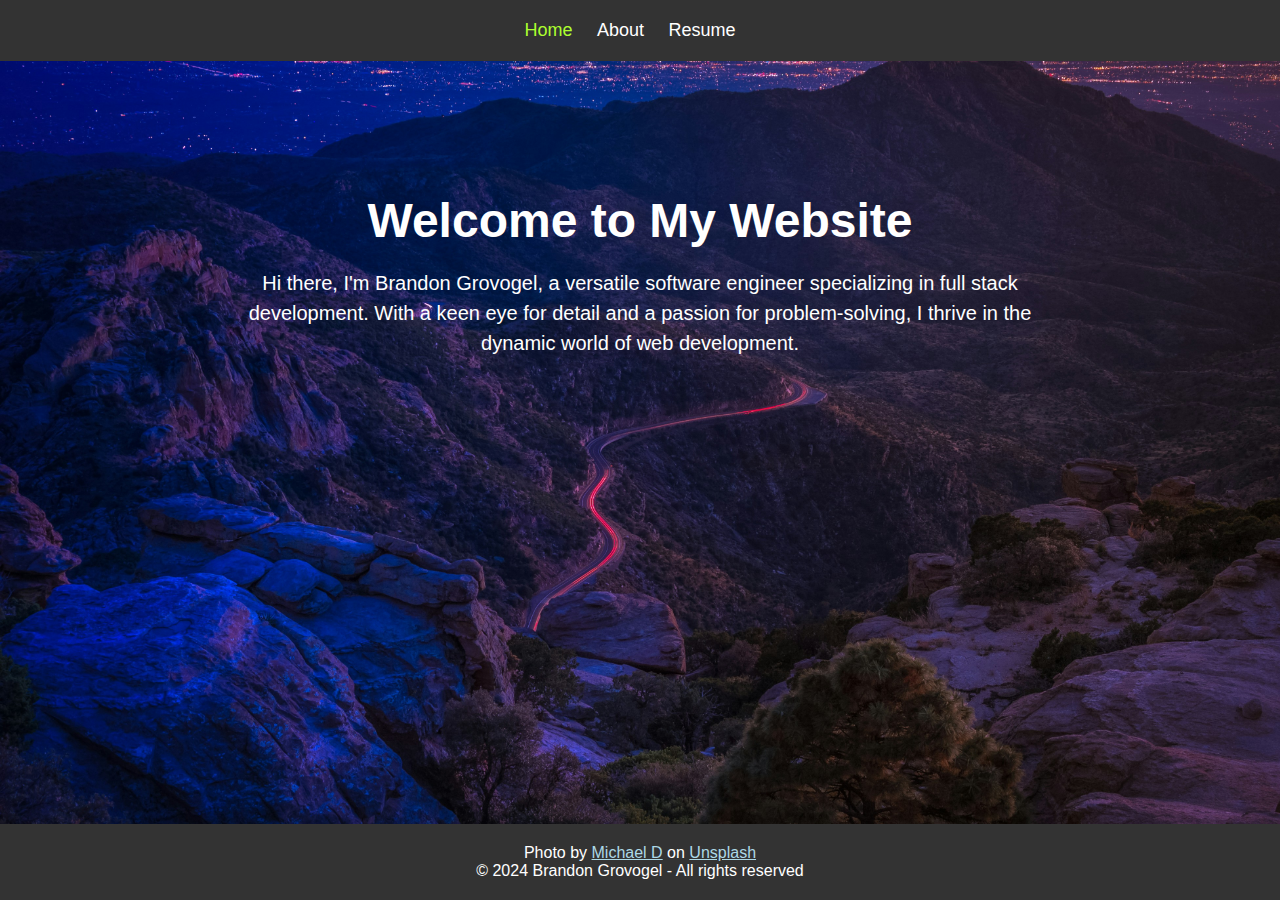
<file: index.html>
<!DOCTYPE html>
<html>

<head>
	<meta charset="UTF-8">
	<meta name="viewport" content="width=device-width, initial-scale=1.0">
	<title>Home</title>
	<link rel="stylesheet" href="https://cdnjs.cloudflare.com/ajax/libs/font-awesome/5.15.4/css/all.min.css">
	<link rel="stylesheet" href="Styles/general.css">
	<link rel="stylesheet" href="Styles/about.css">
</head>

<body class="background-image" background="Pictures/nm.jpg">
	<header>
		<nav>
			<ul>
				<li><a class="active" href="./index.html">Home</a></li>
				<li><a href="./about.html">About</a></li>
				<!-- <li><a href="./projects.html">Projects</a></li> -->
				<li><a href="./resume.html">Resume</a></li>
				<!-- <li><a href="./contact.html">Contact</a></li> -->
			</ul>
		</nav>
	</header>

	<main>
		<section class="hero">
			<div class="hero-content">
				<h1>Welcome to My Website</h1>
				<p>Hi there, I'm Brandon Grovogel, a versatile software engineer specializing in full stack development. With a
					keen eye for detail and a passion for problem-solving, I thrive in the dynamic world of web development.</p>
			</div>
		</section>

		<!-- <section>
			<p>Section here</p>
		</section>

		<section>
			<p>Section here</p>
		</section> -->
	</main>

	<footer class="footer" style="position: fixed; width: 100%; bottom: 0;">
		<p>Photo by <a style="color: lightblue;"
				href="https://unsplash.com/@alienaperture?utm_content=creditCopyText&utm_medium=referral&utm_source=unsplash">Michael
				D</a> on <a style="color: lightblue;"
				href="https://unsplash.com/photos/mountain-range-rnKqWvO80Y4?utm_content=creditCopyText&utm_medium=referral&utm_source=unsplash">Unsplash</a>
		</p>
		<p>&copy; 2024 Brandon Grovogel - All rights reserved</p>
	</footer>
</body>

<script src="app.js"></script>

</html>
</file>
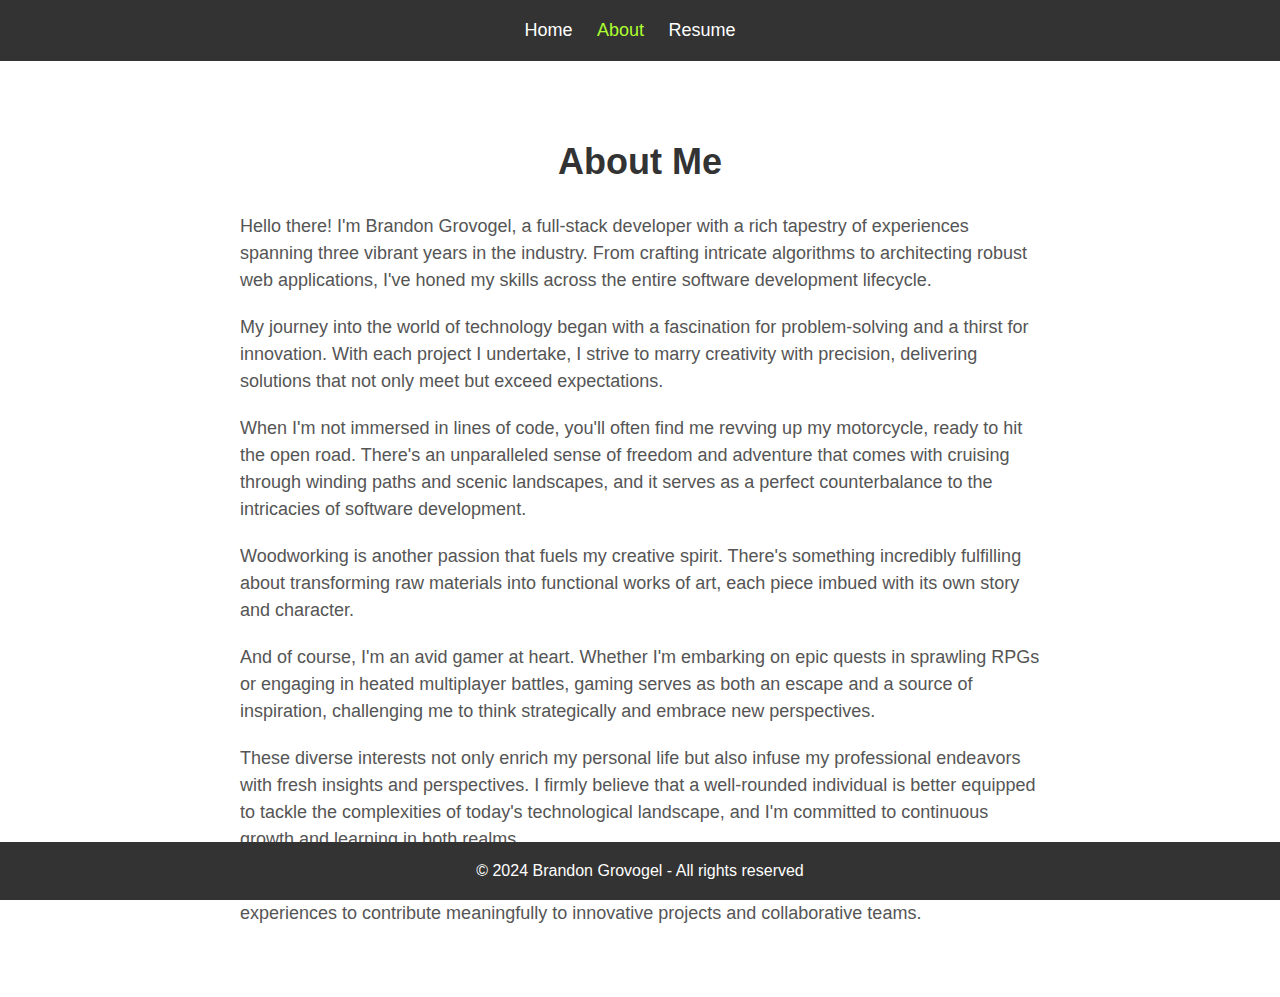
<file: about.html>
<!DOCTYPE html>
<html lang="en">

<head>
	<meta charset="UTF-8">
	<meta name="viewport" content="width=device-width, initial-scale=1.0">
	<title>About Me</title>
	<link rel="stylesheet" href="https://cdnjs.cloudflare.com/ajax/libs/font-awesome/5.15.4/css/all.min.css">
	<link rel="stylesheet" href="Styles/general.css">
	<link rel="stylesheet" href="Styles/about.css">
</head>

<body>
	<header>
		<nav>
			<ul>
				<li><a href="./index.html">Home</a></li>
				<li><a class="active" href="./about.html">About</a></li>
				<!-- <li><a href="./projects.html">Projects</a></li> -->
				<li><a href="./resume.html">Resume</a></li>
				<!-- <li><a href="./contact.html">Contact</a></li> -->
			</ul>
		</nav>
	</header>

	<main>
		<section class="about-me">
			<div class="about-me-content">
				<h2>About Me</h2>
				<p>Hello there! I'm Brandon Grovogel, a full-stack developer with a rich tapestry
					of experiences spanning three vibrant years in the industry. From crafting intricate algorithms to
					architecting robust web applications, I've honed my skills across the entire software development lifecycle.
				</p>
				<p>My journey into the world of technology began with a fascination for problem-solving and a thirst for
					innovation. With each project I undertake, I strive to marry creativity with precision, delivering solutions
					that not only meet but exceed expectations.</p>

				<p>When I'm not immersed in lines of code, you'll often find me revving up my motorcycle, ready to hit the open
					road. There's an unparalleled sense of freedom and adventure that comes with cruising through winding paths
					and scenic landscapes, and it serves as a perfect counterbalance to the intricacies of software development.
				</p>

				<p>Woodworking is another passion that fuels my creative spirit. There's something incredibly fulfilling about
					transforming raw materials into functional works of art, each piece imbued with its own story and character.
				</p>

				<p>And of course, I'm an avid gamer at heart. Whether I'm embarking on epic quests in sprawling RPGs or engaging
					in heated multiplayer battles, gaming serves as both an escape and a source of inspiration, challenging me to
					think strategically and embrace new perspectives.</p>

				<p>These diverse interests not only enrich my personal life but also infuse my professional endeavors with fresh
					insights and perspectives. I firmly believe that a well-rounded individual is better equipped to tackle the
					complexities of today's technological landscape, and I'm committed to continuous growth and learning in both
					realms.</p>

				<p>I'm thrilled to be a part of this ever-evolving field, and I look forward to leveraging my skills and
					experiences to contribute meaningfully to innovative projects and collaborative teams.</p>

			</div>
		</section>
<!-- 
		<section class="skills">
			<div class="skills-content">
				<h2>My Skills</h2>
				<ul>
					<li>HTML5</li>
					<li>CSS3</li>
					<li>JavaScript</li>
					<li>React</li>
					<li>Node.js</li>
					<li>UI/UX Design</li>
					<li>Responsive Web Design</li>
					<li>Version Control (Git)</li>
					<li>Project Management</li>
				</ul>
			</div>
		</section> -->
	</main>

	<footer class="footer" style="position: fixed; width: 100%; bottom: 0;">
		<p>&copy; 2024 Brandon Grovogel - All rights reserved</p>
	</footer>
</body>

</html>
</file>
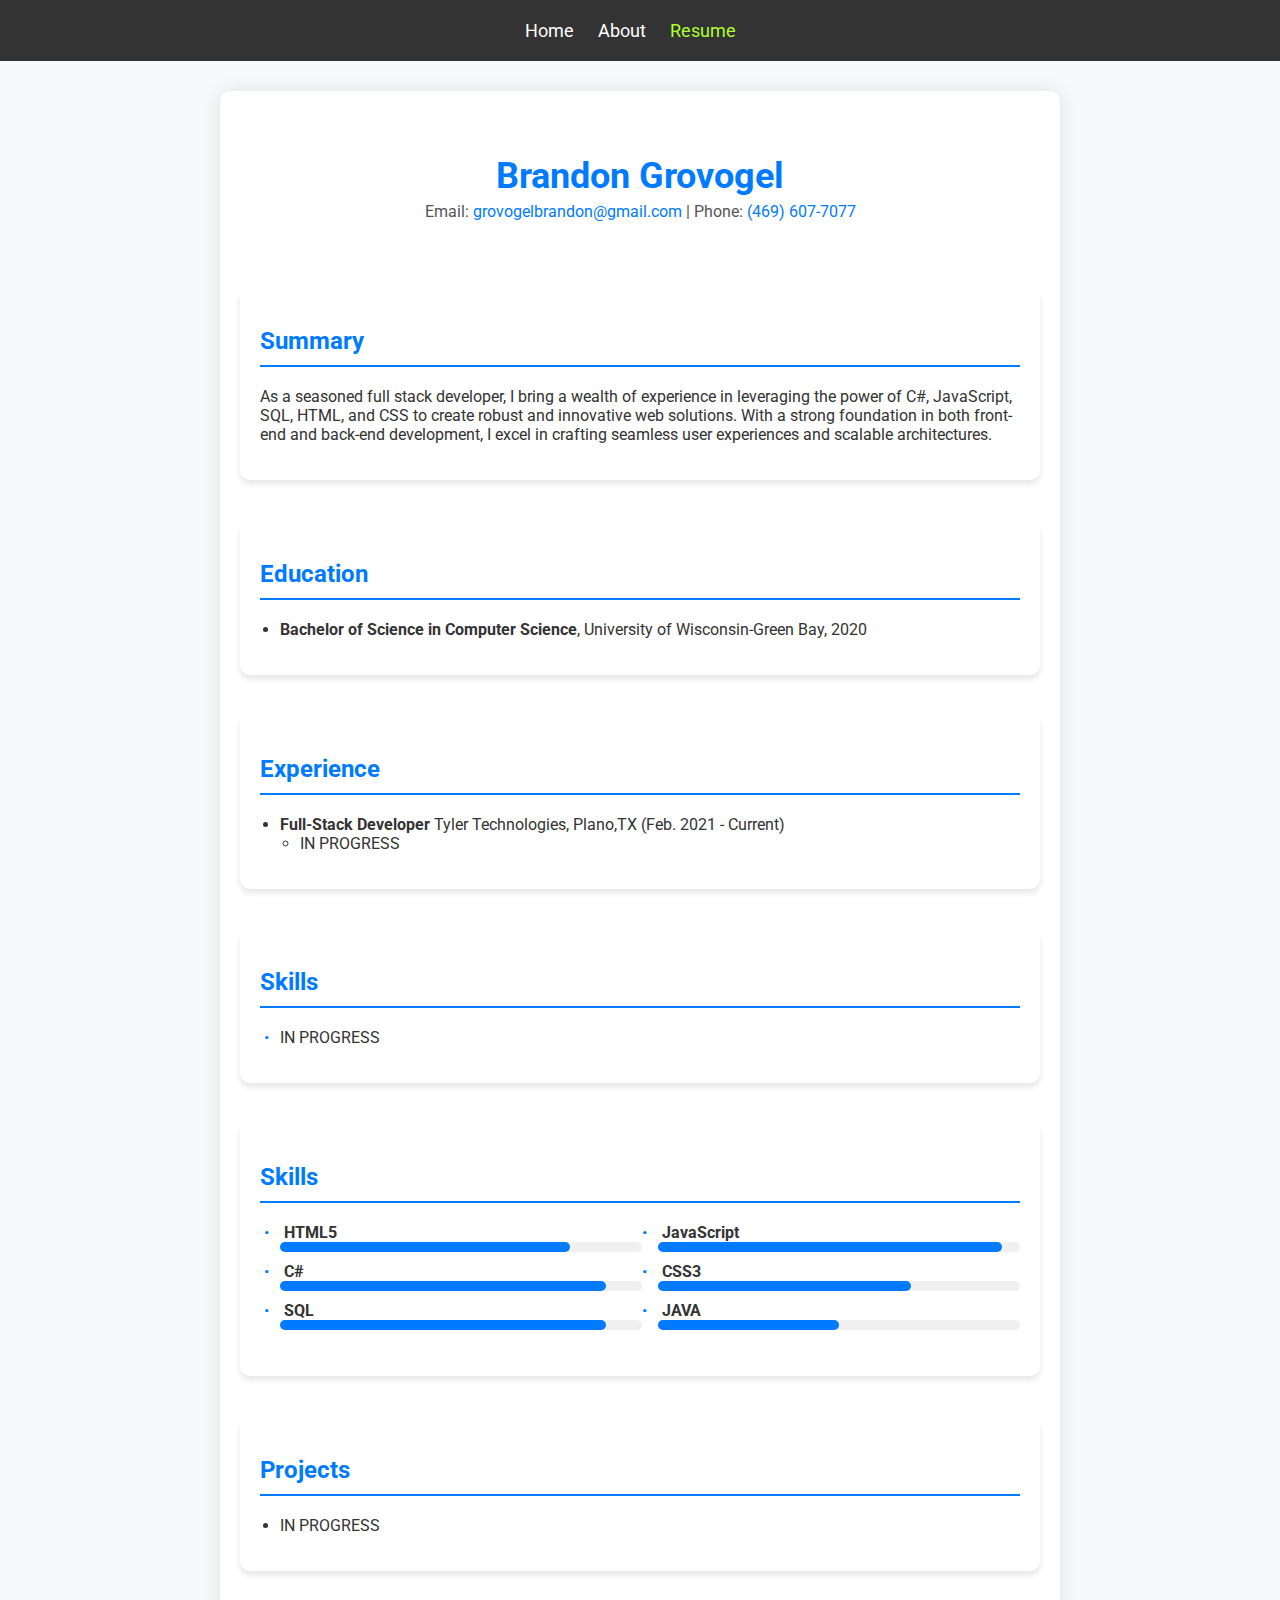
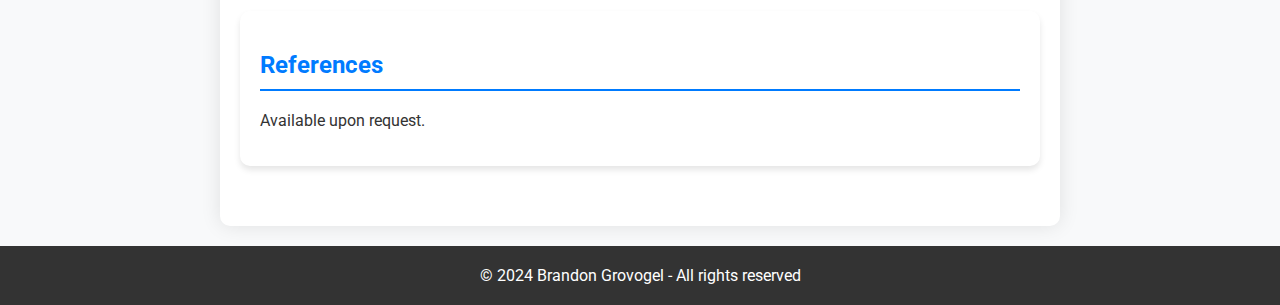
<file: resume.html>
<!DOCTYPE html>
<html lang="en">

<head>
    <meta charset="UTF-8">
    <meta name="viewport" content="width=device-width, initial-scale=1.0">
    <title>Resume</title>
    <link href="https://fonts.googleapis.com/css2?family=Roboto:wght@400;700&display=swap" rel="stylesheet">
    <link rel="stylesheet" href="Styles/general.css" />
    <link rel="stylesheet" href="Styles/resume.css" />
</head>

<body>
    <header>
        <nav>
            <ul>
                <li><a href="./index.html">Home</a></li>
                <li><a href="./about.html">About</a></li>
                <!-- <li><a href="./projects.html">Projects</a></li> -->
                <li><a class="active" href="./resume.html">Resume</a></li>
                <!-- <li><a href="./contact.html">Contact</a></li> -->
            </ul>
        </nav>
    </header>

    <div class="container">
        <header style="background-color: rgb(255, 255, 255)">
            <h1>Brandon Grovogel</h1>
            <p class="contact-info">Email: <a href="mailto:grovogelbrandon@gmail.com">grovogelbrandon@gmail.com</a> |
                Phone: <a href="tel:469-607-7077">(469) 607-7077</a>
                <!-- | LinkedIn: <a href="https://www.linkedin.com/in/yourprofile">linkedin.com/in/yourprofile</a> -->
            </p>
        </header>

        <section class="section">
            <h2>Summary</h2>
            <p>As a seasoned full stack developer, I bring a wealth of experience in leveraging the power of C#,
                JavaScript, SQL, HTML, and CSS to create robust and innovative web solutions. With a strong foundation
                in both front-end and back-end development, I excel in crafting seamless user experiences and scalable
                architectures.</p>
        </section>

        <section class="section">
            <h2>Education</h2>
            <ul>
                <li><strong>Bachelor of Science in Computer Science</strong>, University of Wisconsin-Green Bay, 2020
                </li>
            </ul>
        </section>

        <section class="section">
            <h2>Experience</h2>
            <ul>
                <li>
                    <strong>Full-Stack Developer </strong>Tyler Technologies, Plano,TX (Feb. 2021 - Current)
                    <ul>
                        <!-- <li>Designed and implemented responsive web interfaces using HTML5, CSS3, and JavaScript.</li>
                        <li>Collaborated with cross-functional teams to develop and deploy web applications.</li>
                        <li>Optimized website performance and user experience through continuous testing and refinement.
                        </li> -->
                        <li>IN PROGRESS</li>
                    </ul>
                </li>
                <!-- Add more job experience as needed -->
            </ul>
        </section>

        <section class="section">
            <h2>Skills</h2>
            <ul class="skills-list">
                <!-- <li>HTML5</li>
                <li>CSS3</li>
                <li>JavaScript</li>
                <li>React</li>
                <li>Node.js</li>
                <li>Responsive Design</li>
                <li>Version Control (Git)</li>
                <li>UI/UX Design Principles</li> -->
                <li>IN PROGRESS</li>
            </ul>
        </section>

        <section class="section">
            <h2>Skills</h2>
            <ul class="skills-list">
                <li>
                    <span class="skill-name">HTML5</span>
                    <div class="progress-bar">
                        <div class="progress" style="width: 80%;"></div>
                    </div>
                </li>
                <li>
                    <span class="skill-name">C#</span>
                    <div class="progress-bar">
                        <div class="progress" style="width: 90%;"></div>
                    </div>
                </li>
                <li>
                    <span class="skill-name">SQL</span>
                    <div class="progress-bar">
                        <div class="progress" style="width: 90%;"></div>
                    </div>
                </li>
                <li>
                    <span class="skill-name">JavaScript</span>
                    <div class="progress-bar">
                        <div class="progress" style="width: 95%;"></div>
                    </div>
                </li>
                <li>
                    <span class="skill-name">CSS3</span>
                    <div class="progress-bar">
                        <div class="progress" style="width: 70%;"></div>
                    </div>
                </li>
                <li>
                    <span class="skill-name">JAVA</span>
                    <div class="progress-bar">
                        <div class="progress" style="width: 50%;"></div>
                    </div>
                </li>
                <!-- Add more skills with progress bars -->
            </ul>
        </section>


        <section class="section">
            <h2>Projects</h2>
            <ul>
                <!-- <li><strong>Project Title</strong>: Description of project and your role in it.</li> -->
                <li>IN PROGRESS</li>
                <!-- Add more projects as needed -->
            </ul>
        </section>

        <section class="section">
            <h2>References</h2>
            <p>Available upon request.</p>
        </section>
    </div>

    <footer class="footer">
        <p>&copy; 2024 Brandon Grovogel - All rights reserved</p>
    </footer>
</body>

</html>
</file>
<file: Styles/general.css>
body {
	font-family: 'Arial', sans-serif;
	margin: 0;
	padding: 0;
	background-color: #f8f8f8;
}

header {
	background-color: #333;
	padding: 20px 0;
	text-align: center;
}

nav ul {
	list-style-type: none;
	padding: 0;
	margin: 0;
}

nav ul li {
	display: inline;
	margin-right: 20px;
}

nav ul li a {
	color: #fff;
	text-decoration: none;
	font-size: 18px;
	transition: color 0.3s ease;
}

nav ul li a.active {
	color: greenyellow;
}

nav ul li a:hover {
	color: #ffcc00;
}

.background-image {
	background-attachment: fixed;
	background-repeat: no-repeat;
	background-size: 100% 100%;
}

.footer {
	background-color: #333;
	color: #fff;
	text-align: center;
	padding: 20px 0;
	/* position:fixed;
	width: 100%;
	bottom: 0; */
}

.footer p {
	margin: 0;
}
</file>
<file: Styles/about.css>
.about-me {
	background-color: #fff;
	padding: 50px 0;
}

.about-me h2 {
	color: #333;
	font-size: 36px;
	margin-bottom: 30px;
	text-align: center;
}

.about-me p {
	color: #555;
	font-size: 18px;
	line-height: 1.5;
	margin: 0 auto 20px;
	max-width: 800px;
}

.hero {
	background-image: url();
	background-size: cover;
	color: #fff;
	padding: 100px 0;
	text-align: center;
}

.hero h1 {
	font-size: 48px;
	margin-bottom: 20px;
}

.hero p {
	font-size: 20px;
	line-height: 1.5;
	margin: 0 auto;
	max-width: 800px;
}

.skills {
	background-color: #333;
	color: #fff;
	padding: 50px 0;
}

.skills h2 {
	font-size: 36px;
	margin-bottom: 30px;
	text-align: center;
}

.skills ul {
	list-style-type: none;
	margin: 0;
	padding: 0;
	text-align: center;
}

.skills ul li {
	font-size: 18px;
	margin-bottom: 10px;
}
</file>
<file: Styles/resume.css>
a {
	color: #007bff;
	text-decoration: none;
}

a:hover {
	text-decoration: underline;
}

body {
	font-family: 'Roboto', sans-serif;
	background-color: #f8f9fa;
	margin: 0;
	padding: 0;
	color: #333;
}

header {
	text-align: center;
	margin-bottom: 30px;
}

h1 {
	font-size: 36px;
	margin-bottom: 5px;
	color: #007bff;
}

h2 {
	font-size: 24px;
	border-bottom: 2px solid #007bff;
	padding-bottom: 10px;
	color: #007bff;
}

ul {
	padding-left: 20px;
}

.contact-info {
	font-size: 16px;
	color: #555;
	margin-top: 0;
}

.container {
	max-width: 800px;
	margin: 20px auto;
	padding: 20px;
	background-color: #fff;
	border-radius: 10px;
	box-shadow: 0 0 20px rgba(0, 0, 0, 0.1);
}

.progress {
	height: 100%;
	background-color: #007bff;
	border-radius: 5px;
}

.progress-bar {
	width: 100%;
	height: 10px;
	background-color: #f0f0f0;
	border-radius: 5px;
	margin-bottom: 5px;
}

.section {
	margin-bottom: 40px;
	background-color: #fff;
	border-radius: 10px;
	padding: 20px;
	box-shadow: 0 4px 6px rgba(0, 0, 0, 0.1);
	transition: box-shadow 0.3s ease;
}

.section:hover {
	box-shadow: 0 8px 12px rgba(0, 0, 0, 0.2);
}

.skill-name {
	font-weight: bold;
	margin-right: 10px;
}

.skills-list {
	columns: 2;
	list-style: none;
}

.skills-list li {
	margin-bottom: 10px;
}

.skills-list li::before {
	content: "\2022";
	color: #007bff;
	display: inline-block;
	width: 1em;
	margin-left: -1em;
}
</file>
